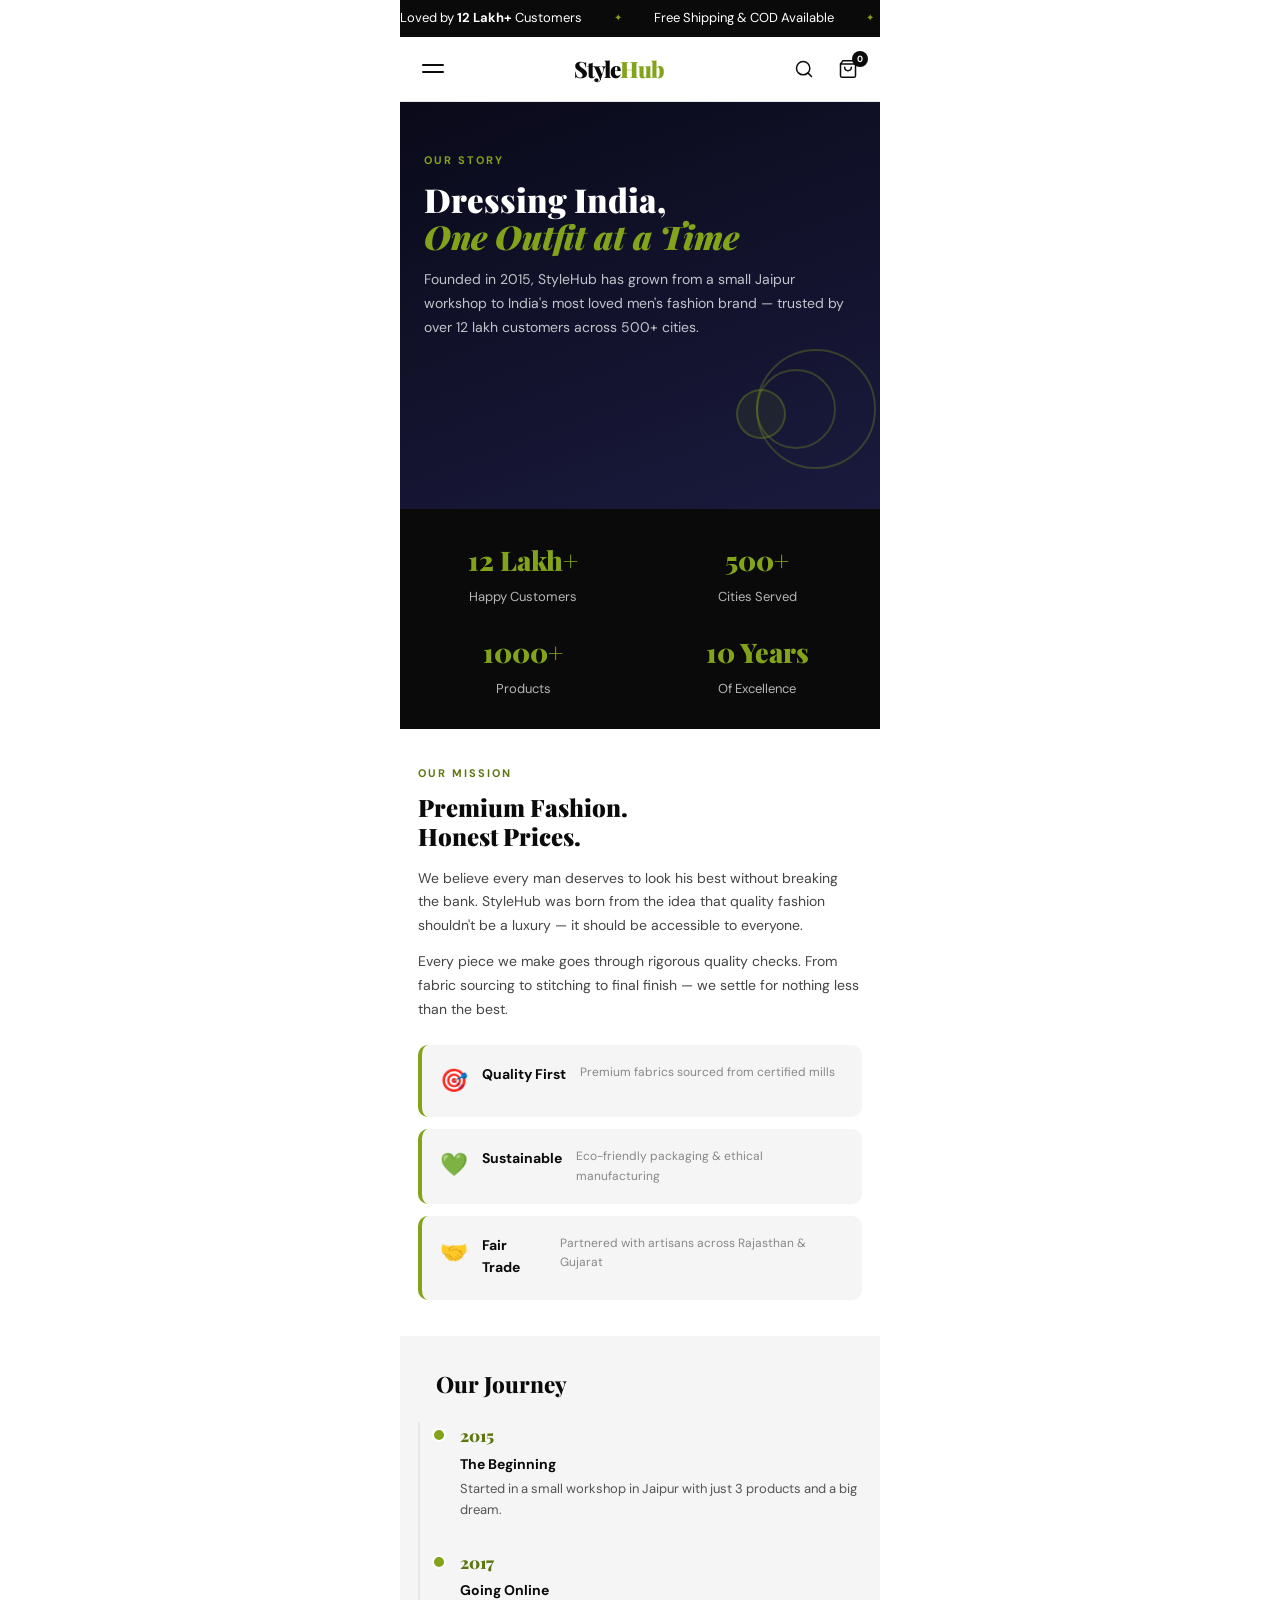
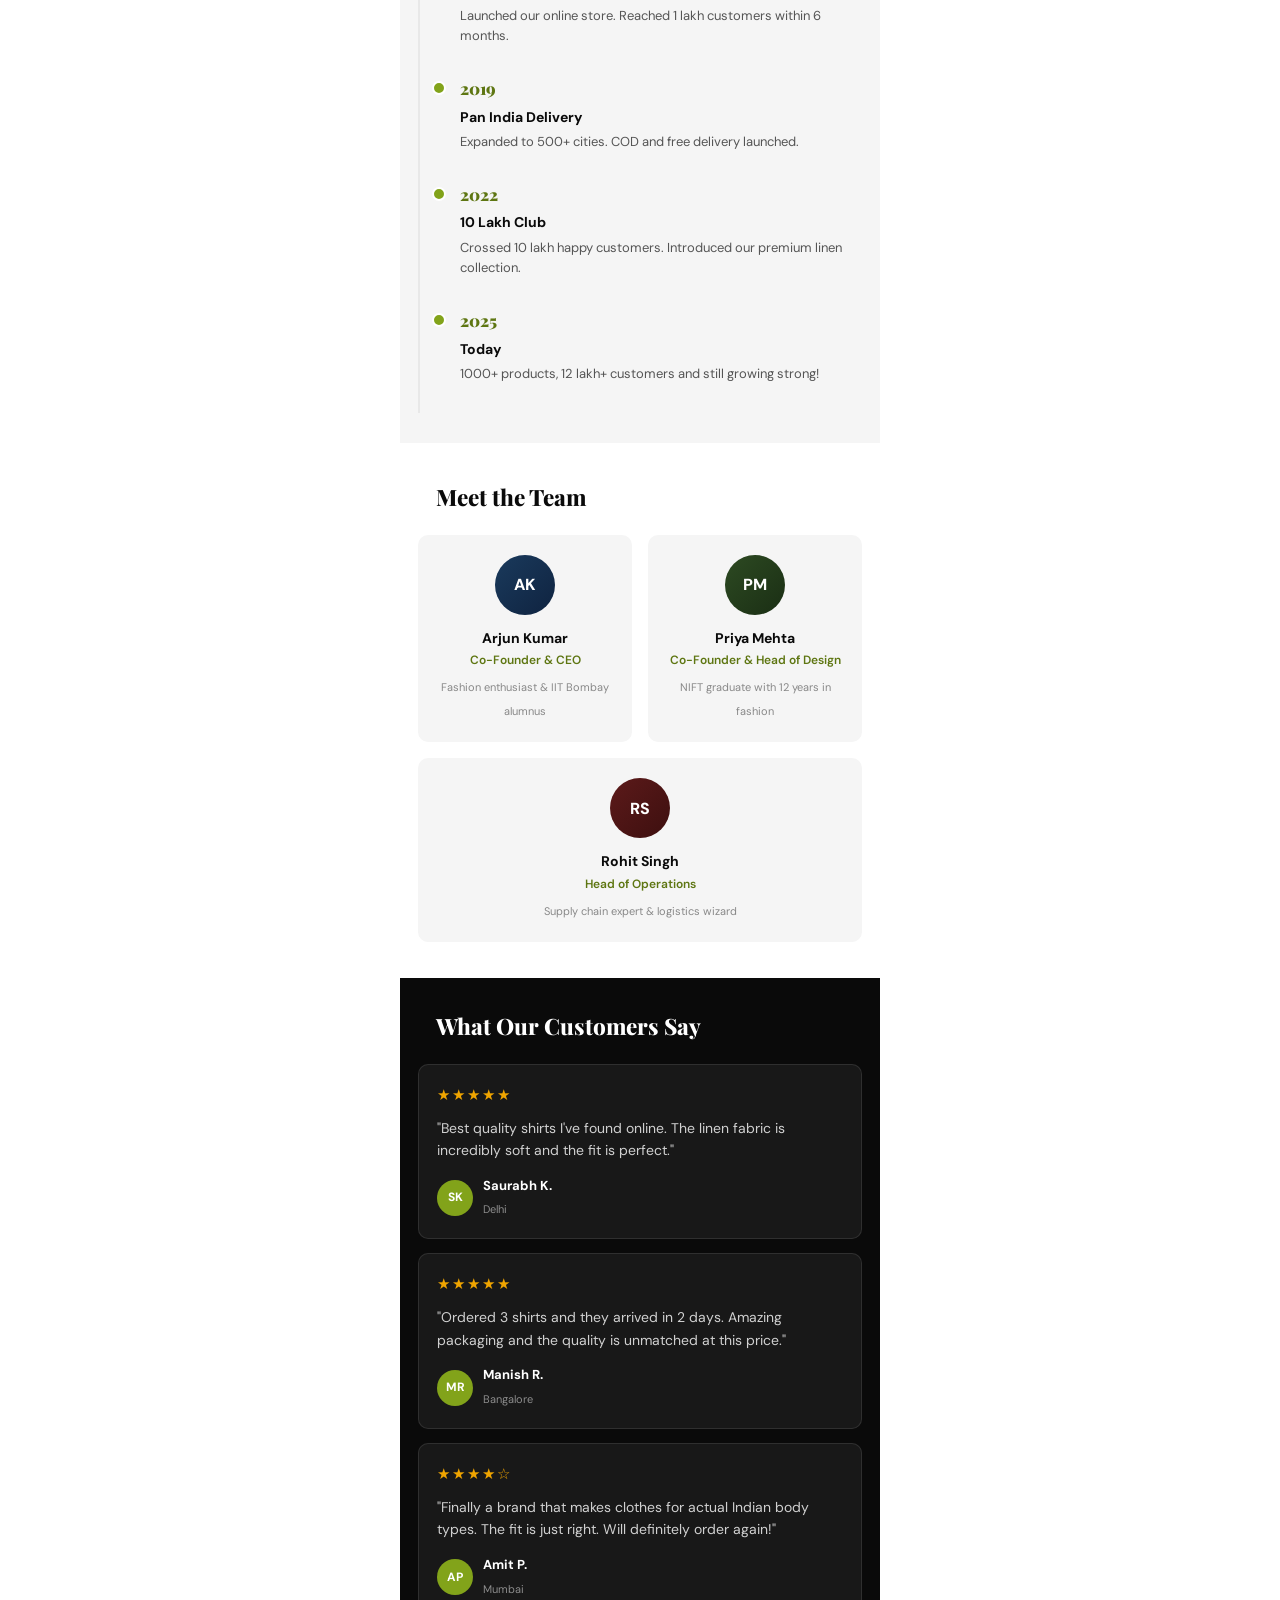
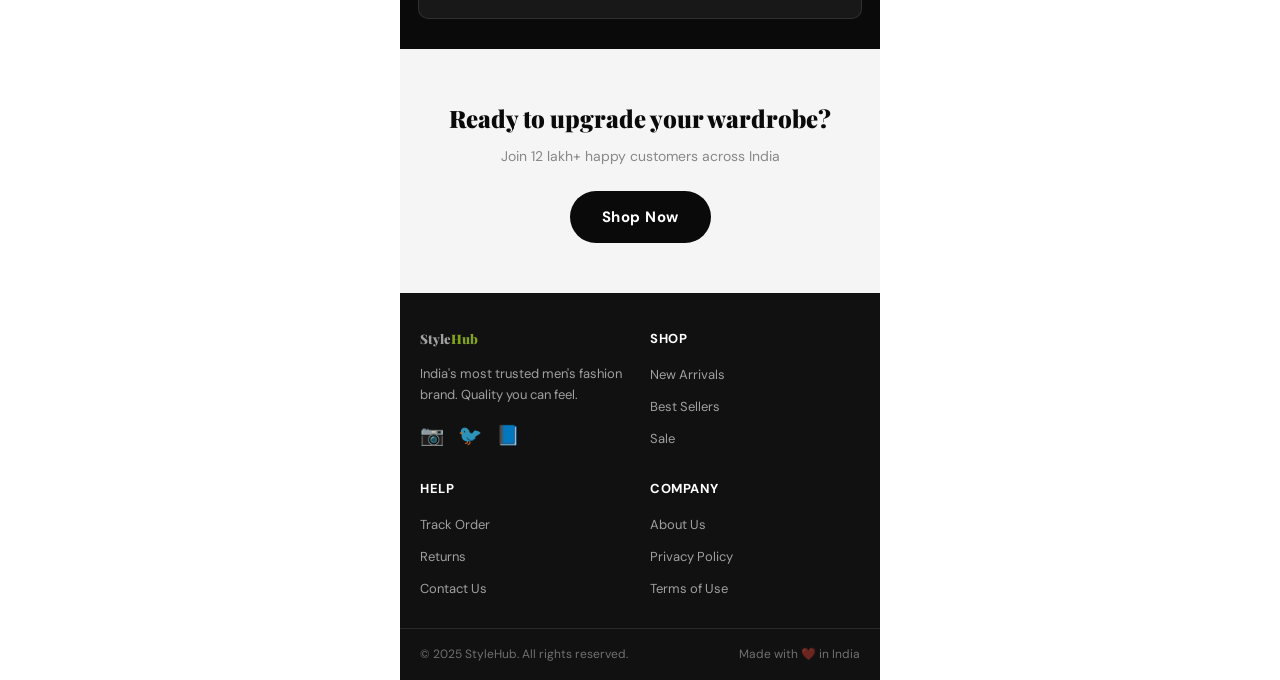
<file: about.html>
<!DOCTYPE html>
<html lang="en">
<head>
  <meta charset="UTF-8">
  <meta name="viewport" content="width=device-width, initial-scale=1.0">
  <title>About Us - StyleHub</title>
  <link rel="preconnect" href="https://fonts.googleapis.com">
  <link href="https://fonts.googleapis.com/css2?family=Playfair+Display:wght@400;700;900&family=DM+Sans:wght@300;400;500;600&display=swap" rel="stylesheet">
  <link rel="stylesheet" href="style.css">
</head>
<body>

  <!-- ANNOUNCEMENT BAR -->
  <div class="announcement-bar">
    <div class="marquee-wrap">
      <div class="marquee-track">
        <span>Loved by <strong>12 Lakh+</strong> Customers</span>
        <span class="dot">✦</span>
        <span>Free Shipping &amp; COD Available</span>
        <span class="dot">✦</span>
        <span>Loved by <strong>12 Lakh+</strong> Customers</span>
        <span class="dot">✦</span>
        <span>Free Shipping &amp; COD Available</span>
        <span class="dot">✦</span>
      </div>
    </div>
  </div>

  <!-- HEADER -->
  <header class="header" id="header">
    <div class="header-inner">
      <button class="menu-toggle" id="menuToggle">
        <span></span><span></span>
      </button>
      <a href="index.html" class="logo">Style<span>Hub</span></a>
      <div class="header-icons">
        <a href="#" class="icon-btn">
          <svg width="20" height="20" viewBox="0 0 24 24" fill="none" stroke="currentColor" stroke-width="1.8" stroke-linecap="round"><circle cx="11" cy="11" r="8"/><path d="m21 21-4.35-4.35"/></svg>
        </a>
        <a href="cart.html" class="icon-btn">
          <svg width="20" height="20" viewBox="0 0 24 24" fill="none" stroke="currentColor" stroke-width="1.8" stroke-linecap="round"><path d="M6 2 3 6v14a2 2 0 0 0 2 2h14a2 2 0 0 0 2-2V6l-3-4z"/><line x1="3" y1="6" x2="21" y2="6"/><path d="M16 10a4 4 0 0 1-8 0"/></svg>
          <span class="cart-count">2</span>
        </a>
      </div>
    </div>
    <div class="menu-drawer" id="menuDrawer">
      <div class="drawer-header">
        <button class="drawer-close" id="drawerClose">✕</button>
        <div class="drawer-search"><input type="text" placeholder="Search..."></div>
      </div>
      <nav class="drawer-nav">
        <ul>
          <li><a href="#">Trending</a></li><li><a href="#">New Arrivals</a></li>
          <li><a href="#">Shirts</a></li><li><a href="#">Trousers</a></li>
        </ul>
      </nav>
    </div>
    <div class="drawer-overlay" id="drawerOverlay"></div>
  </header>

  <!-- ABOUT HERO -->
  <section class="about-hero">
    <div class="about-hero-content">
      <p class="about-tag">Our Story</p>
      <h1>Dressing India,<br><em>One Outfit at a Time</em></h1>
      <p class="about-hero-sub">Founded in 2015, StyleHub has grown from a small Jaipur workshop to India's most loved men's fashion brand — trusted by over 12 lakh customers across 500+ cities.</p>
    </div>
    <div class="about-hero-visual">
      <div class="about-hero-shapes">
        <div class="shape shape-1"></div>
        <div class="shape shape-2"></div>
        <div class="shape shape-3"></div>
      </div>
    </div>
  </section>

  <!-- STATS -->
  <section class="stats-section">
    <div class="stats-grid">
      <div class="stat-item">
        <h3>12 Lakh+</h3>
        <p>Happy Customers</p>
      </div>
      <div class="stat-item">
        <h3>500+</h3>
        <p>Cities Served</p>
      </div>
      <div class="stat-item">
        <h3>1000+</h3>
        <p>Products</p>
      </div>
      <div class="stat-item">
        <h3>10 Years</h3>
        <p>Of Excellence</p>
      </div>
    </div>
  </section>

  <!-- OUR MISSION -->
  <section class="mission-section">
    <div class="mission-inner">
      <div class="mission-text">
        <span class="section-tag">Our Mission</span>
        <h2>Premium Fashion.<br>Honest Prices.</h2>
        <p>We believe every man deserves to look his best without breaking the bank. StyleHub was born from the idea that quality fashion shouldn't be a luxury — it should be accessible to everyone.</p>
        <p>Every piece we make goes through rigorous quality checks. From fabric sourcing to stitching to final finish — we settle for nothing less than the best.</p>
      </div>
      <div class="mission-visual">
        <div class="mission-card mission-card-1">
          <div class="mission-icon">🎯</div>
          <h4>Quality First</h4>
          <p>Premium fabrics sourced from certified mills</p>
        </div>
        <div class="mission-card mission-card-2">
          <div class="mission-icon">💚</div>
          <h4>Sustainable</h4>
          <p>Eco-friendly packaging & ethical manufacturing</p>
        </div>
        <div class="mission-card mission-card-3">
          <div class="mission-icon">🤝</div>
          <h4>Fair Trade</h4>
          <p>Partnered with artisans across Rajasthan & Gujarat</p>
        </div>
      </div>
    </div>
  </section>

  <!-- JOURNEY TIMELINE -->
  <section class="timeline-section">
    <h2 class="section-title">Our Journey</h2>
    <div class="timeline">
      <div class="timeline-item">
        <div class="tl-year">2015</div>
        <div class="tl-content">
          <h4>The Beginning</h4>
          <p>Started in a small workshop in Jaipur with just 3 products and a big dream.</p>
        </div>
      </div>
      <div class="timeline-item right">
        <div class="tl-year">2017</div>
        <div class="tl-content">
          <h4>Going Online</h4>
          <p>Launched our online store. Reached 1 lakh customers within 6 months.</p>
        </div>
      </div>
      <div class="timeline-item">
        <div class="tl-year">2019</div>
        <div class="tl-content">
          <h4>Pan India Delivery</h4>
          <p>Expanded to 500+ cities. COD and free delivery launched.</p>
        </div>
      </div>
      <div class="timeline-item right">
        <div class="tl-year">2022</div>
        <div class="tl-content">
          <h4>10 Lakh Club</h4>
          <p>Crossed 10 lakh happy customers. Introduced our premium linen collection.</p>
        </div>
      </div>
      <div class="timeline-item">
        <div class="tl-year">2025</div>
        <div class="tl-content">
          <h4>Today</h4>
          <p>1000+ products, 12 lakh+ customers and still growing strong!</p>
        </div>
      </div>
    </div>
  </section>

  <!-- TEAM -->
  <section class="team-section">
    <h2 class="section-title">Meet the Team</h2>
    <div class="team-grid">
      <div class="team-card">
        <div class="team-avatar" style="background:linear-gradient(135deg,#1a3a5c,#0f2340);">
          <span>AK</span>
        </div>
        <h4>Arjun Kumar</h4>
        <p>Co-Founder & CEO</p>
        <small>Fashion enthusiast & IIT Bombay alumnus</small>
      </div>
      <div class="team-card">
        <div class="team-avatar" style="background:linear-gradient(135deg,#2d4a22,#1a2e14);">
          <span>PM</span>
        </div>
        <h4>Priya Mehta</h4>
        <p>Co-Founder & Head of Design</p>
        <small>NIFT graduate with 12 years in fashion</small>
      </div>
      <div class="team-card">
        <div class="team-avatar" style="background:linear-gradient(135deg,#5c1a1a,#3d0f0f);">
          <span>RS</span>
        </div>
        <h4>Rohit Singh</h4>
        <p>Head of Operations</p>
        <small>Supply chain expert & logistics wizard</small>
      </div>
    </div>
  </section>

  <!-- TESTIMONIALS -->
  <section class="testimonials-section">
    <h2 class="section-title">What Our Customers Say</h2>
    <div class="testimonials-grid">
      <div class="testimonial-card">
        <div class="stars">★★★★★</div>
        <p>"Best quality shirts I've found online. The linen fabric is incredibly soft and the fit is perfect."</p>
        <div class="reviewer">
          <div class="reviewer-avatar">SK</div>
          <div>
            <strong>Saurabh K.</strong>
            <small>Delhi</small>
          </div>
        </div>
      </div>
      <div class="testimonial-card">
        <div class="stars">★★★★★</div>
        <p>"Ordered 3 shirts and they arrived in 2 days. Amazing packaging and the quality is unmatched at this price."</p>
        <div class="reviewer">
          <div class="reviewer-avatar">MR</div>
          <div>
            <strong>Manish R.</strong>
            <small>Bangalore</small>
          </div>
        </div>
      </div>
      <div class="testimonial-card">
        <div class="stars">★★★★☆</div>
        <p>"Finally a brand that makes clothes for actual Indian body types. The fit is just right. Will definitely order again!"</p>
        <div class="reviewer">
          <div class="reviewer-avatar">AP</div>
          <div>
            <strong>Amit P.</strong>
            <small>Mumbai</small>
          </div>
        </div>
      </div>
    </div>
  </section>

  <!-- CTA -->
  <section class="about-cta">
    <h2>Ready to upgrade your wardrobe?</h2>
    <p>Join 12 lakh+ happy customers across India</p>
    <a href="index.html" class="btn-primary">Shop Now</a>
  </section>

  <!-- FOOTER -->
  <footer class="footer">
    <div class="footer-inner">
      <div class="footer-brand">
        <p class="footer-logo">Style<span>Hub</span></p>
        <p>India's most trusted men's fashion brand. Quality you can feel.</p>
        <div class="social-links">
          <a href="#">📷</a><a href="#">🐦</a><a href="#">📘</a>
        </div>
      </div>
      <div class="footer-links">
        <h5>Shop</h5>
        <ul><li><a href="#">New Arrivals</a></li><li><a href="#">Best Sellers</a></li><li><a href="#">Sale</a></li></ul>
      </div>
      <div class="footer-links">
        <h5>Help</h5>
        <ul><li><a href="#">Track Order</a></li><li><a href="#">Returns</a></li><li><a href="#">Contact Us</a></li></ul>
      </div>
      <div class="footer-links">
        <h5>Company</h5>
        <ul><li><a href="about.html">About Us</a></li><li><a href="#">Privacy Policy</a></li><li><a href="#">Terms of Use</a></li></ul>
      </div>
    </div>
    <div class="footer-bottom">
      <p>© 2025 StyleHub. All rights reserved.</p>
      <p>Made with ❤️ in India</p>
    </div>
  </footer>

  <script src="main.js"></script>
</body>
</html>
</file>
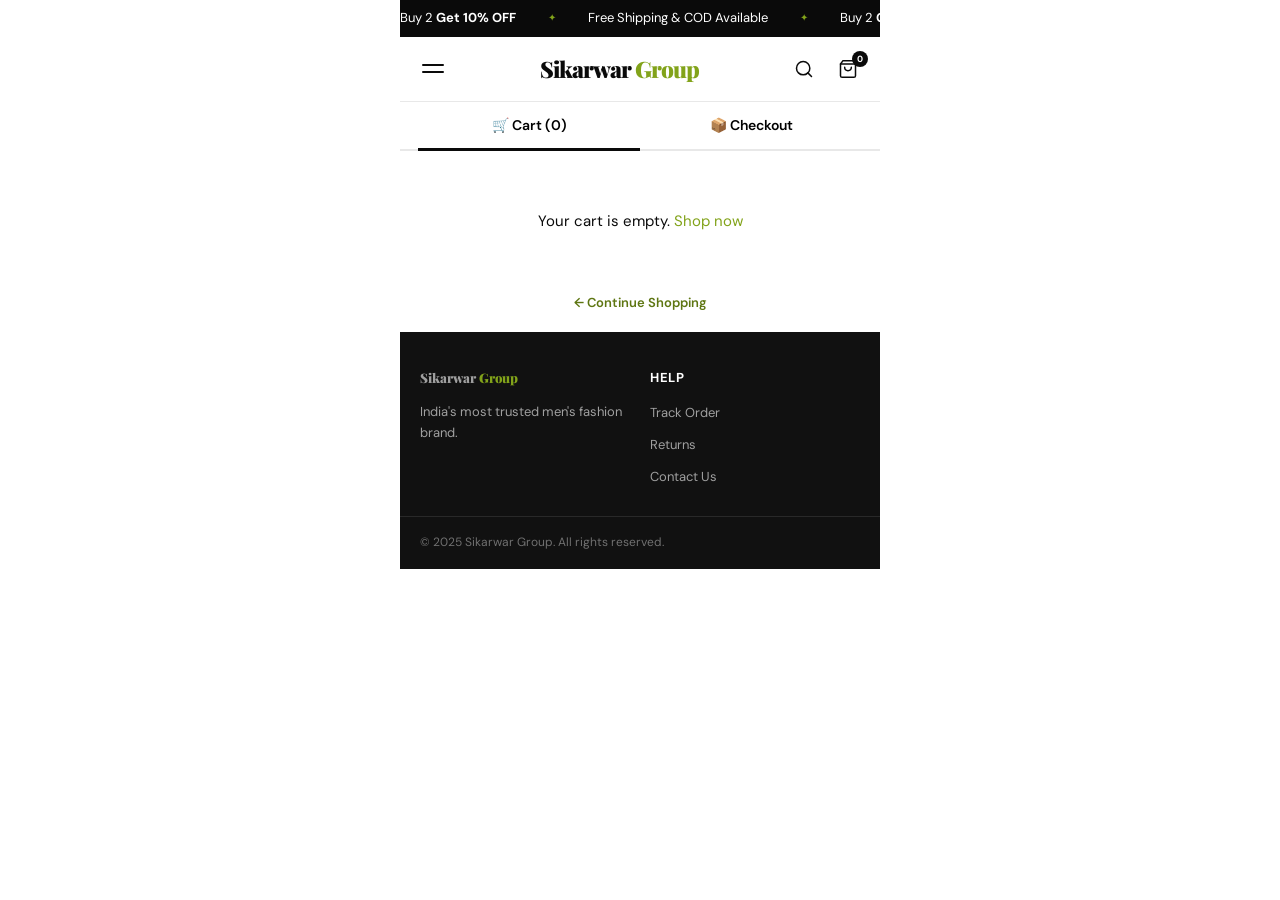
<file: cart.html>
<!DOCTYPE html>
<html lang="en">
<head>
  <meta charset="UTF-8">
  <meta name="viewport" content="width=device-width, initial-scale=1.0">
  <title>Cart & Checkout - Sikarwar Group</title>
  <link rel="preconnect" href="https://fonts.googleapis.com">
  <link href="https://fonts.googleapis.com/css2?family=Playfair+Display:wght@400;700;900&family=DM+Sans:wght@300;400;500;600&display=swap" rel="stylesheet">
  <link rel="stylesheet" href="style.css">
</head>
<body>

  <!-- ANNOUNCEMENT BAR -->
  <div class="announcement-bar">
    <div class="marquee-wrap">
      <div class="marquee-track">
        <span>Buy 2 <strong>Get 10% OFF</strong></span>
        <span class="dot">✦</span>
        <span>Free Shipping &amp; COD Available</span>
        <span class="dot">✦</span>
        <span>Buy 2 <strong>Get 10% OFF</strong></span>
        <span class="dot">✦</span>
        <span>Free Shipping &amp; COD Available</span>
        <span class="dot">✦</span>
      </div>
    </div>
  </div>

  <!-- HEADER -->
  <header class="header" id="header">
    <div class="header-inner">
      <button class="menu-toggle" id="menuToggle" aria-label="Menu">
        <span></span><span></span>
      </button>
      <a href="index.html" class="logo">Sikarwar <span>Group</span></a>
      <div class="header-icons">
        <a href="#" class="icon-btn">
          <svg width="20" height="20" viewBox="0 0 24 24" fill="none" stroke="currentColor" stroke-width="1.8" stroke-linecap="round"><circle cx="11" cy="11" r="8"/><path d="m21 21-4.35-4.35"/></svg>
        </a>
        <a href="cart.html" class="icon-btn">
          <svg width="20" height="20" viewBox="0 0 24 24" fill="none" stroke="currentColor" stroke-width="1.8" stroke-linecap="round"><path d="M6 2 3 6v14a2 2 0 0 0 2 2h14a2 2 0 0 0 2-2V6l-3-4z"/><line x1="3" y1="6" x2="21" y2="6"/><path d="M16 10a4 4 0 0 1-8 0"/></svg>
          <span class="cart-count">0</span>
        </a>
      </div>
    </div>
    <div class="menu-drawer" id="menuDrawer">
      <div class="drawer-header">
        <button class="drawer-close" id="drawerClose">✕</button>
        <div class="drawer-search"><input type="text" placeholder="Search products..."></div>
      </div>
      <nav class="drawer-nav">
        <ul>
          <li><a href="#">Trending</a></li><li><a href="#">New Arrivals</a></li>
          <li><a href="#">Shirts</a></li><li><a href="#">Trousers</a></li>
        </ul>
      </nav>
    </div>
    <div class="drawer-overlay" id="drawerOverlay"></div>
  </header>

  <!-- PAGE TABS -->
  <div class="cart-tabs">
    <button class="cart-tab active" id="tabCart" onclick="showTab('cart')">🛒 Cart (<span id="cartCountDisplay">0</span>)</button>
    <button class="cart-tab" id="tabCheckout" onclick="showTab('checkout')">📦 Checkout</button>
  </div>

  <!-- CART VIEW -->
  <div id="cartView">
    <section class="cart-section">
      <div class="cart-items"></div>
      <div class="coupon-box">
        <h4>Apply Coupon</h4>
        <div class="coupon-row">
          <input type="text" id="couponInput" placeholder="Enter coupon code (STYLE10)">
          <button onclick="applyCoupon()">Apply</button>
        </div>
        <p id="couponMsg" class="coupon-msg"></p>
      </div>
      <div class="order-summary">
        <h4>Order Summary</h4>
        <div class="summary-row"><span>MRP Total</span><span id="mrpTotal">₹0</span></div>
        <div class="summary-row discount-row"><span>Discount (50% OFF)</span><span id="discountAmt">− ₹0</span></div>
        <div class="summary-row"><span>Delivery Charges</span><span class="free-tag">FREE</span></div>
        <div class="summary-row coupon-row-display" id="couponRow" style="display:none;"><span>Coupon Discount</span><span id="couponDiscount" class="discount-row">− ₹0</span></div>
        <div class="summary-divider"></div>
        <div class="summary-row total-row"><span>Total Amount</span><span id="totalAmt">₹0</span></div>
        <p class="savings-line" id="savingsLine">🎉 You are saving ₹0 on this order!</p>
      </div>
      <button class="btn-checkout" onclick="showTab('checkout')">Proceed to Checkout →</button>
      <a href="index.html" class="continue-shopping">← Continue Shopping</a>
    </section>
  </div>

  <!-- CHECKOUT VIEW -->
  <div id="checkoutView" style="display:none;">
    <section class="checkout-section">
      <div class="checkout-progress">
        <div class="step done">
          <div class="step-circle">✓</div>
          <span>Cart</span>
        </div>
        <div class="step-line done"></div>
        <div class="step active">
          <div class="step-circle">2</div>
          <span>Details</span>
        </div>
        <div class="step-line"></div>
        <div class="step">
          <div class="step-circle">3</div>
          <span>Payment</span>
        </div>
      </div>
      <div class="checkout-body">
        <div class="checkout-form">
          <h3>Delivery Details</h3>
          <div class="form-row">
            <div class="form-group">
              <label>First Name *</label>
              <input type="text" placeholder="Rahul" id="firstName">
            </div>
            <div class="form-group">
              <label>Last Name *</label>
              <input type="text" placeholder="Sharma" id="lastName">
            </div>
          </div>
          <div class="form-group">
            <label>Email Address *</label>
            <input type="email" placeholder="rahul@email.com" id="email">
          </div>
          <div class="form-group">
            <label>Phone Number *</label>
            <input type="tel" placeholder="+91 9876543210" id="phone">
          </div>
          <div class="form-group">
            <label>Address *</label>
            <input type="text" placeholder="Flat / House No, Street Name" id="address">
          </div>
          <div class="form-row">
            <div class="form-group">
              <label>City *</label>
              <input type="text" placeholder="Mumbai" id="city">
            </div>
            <div class="form-group">
              <label>PIN Code *</label>
              <input type="text" placeholder="400001" id="pincode">
            </div>
          </div>
          <div class="form-group">
            <label>State *</label>
            <select id="state">
              <option value="">Select State</option>
              <option>Maharashtra</option>
              <option>Delhi</option>
              <option>Karnataka</option>
              <option>Tamil Nadu</option>
              <option>Gujarat</option>
              <option>Rajasthan</option>
              <option>West Bengal</option>
            </select>
          </div>
          <h3 style="margin-top:2rem;">Payment Method</h3>
          <div class="payment-options">
            <label class="payment-option active" id="payOnline">
              <input type="radio" name="payment" value="online" checked onchange="selectPayment('online')">
              <div class="pay-icon">💳</div>
              <div>
                <strong>Online Payment</strong>
                <p>UPI, Cards, Net Banking</p>
              </div>
            </label>
            <label class="payment-option" id="payCOD">
              <input type="radio" name="payment" value="cod" onchange="selectPayment('cod')">
              <div class="pay-icon">💵</div>
              <div>
                <strong>Cash on Delivery</strong>
                <p>Pay when delivered</p>
              </div>
            </label>
          </div>
          <div class="upi-section" id="upiSection">
            <div class="form-group">
              <label>UPI ID</label>
              <input type="text" placeholder="yourname@upi">
            </div>
            <div class="upi-apps">
              <button class="upi-app-btn">📱 PhonePe</button>
              <button class="upi-app-btn">💚 Google Pay</button>
              <button class="upi-app-btn">🔵 Paytm</button>
            </div>
          </div>
          <button class="btn-place-order" onclick="placeOrder()">Place Order →</button>
        </div>
        <div class="mini-summary">
          <h4>Order Summary</h4>
          <div id="miniItems"></div>
          <div class="mini-divider"></div>
          <div class="mini-row"><span>Subtotal</span><span id="miniSubtotal">₹0</span></div>
          <div class="mini-row"><span>Delivery</span><span class="free-tag">FREE</span></div>
          <div class="mini-row mini-total"><span>Total</span><span id="miniTotal">₹0</span></div>
        </div>
      </div>
    </section>
  </div>

  <!-- ORDER SUCCESS MODAL -->
  <div class="success-modal" id="successModal" style="display:none;">
    <div class="success-inner">
      <div class="success-icon">✅</div>
      <h2>Order Placed!</h2>
      <p>Thank you! Your order has been placed successfully.</p>
      <p class="delivery-est">Estimated delivery: <strong>3-5 working days</strong></p>
      <button onclick="closeModal()" class="btn-primary" style="margin-top:1.5rem;display:inline-block;border:none;cursor:pointer;">Continue Shopping</button>
    </div>
  </div>
  <div class="modal-overlay" id="modalOverlay" style="display:none;"></div>

  <!-- FOOTER -->
  <footer class="footer">
    <div class="footer-inner">
      <div class="footer-brand">
        <p class="footer-logo">Sikarwar <span>Group</span></p>
        <p>India's most trusted men's fashion brand.</p>
      </div>
      <div class="footer-links">
        <h5>Help</h5>
        <ul><li><a href="#">Track Order</a></li><li><a href="#">Returns</a></li><li><a href="#">Contact Us</a></li></ul>
      </div>
    </div>
    <div class="footer-bottom">
      <p>© 2025 Sikarwar Group. All rights reserved.</p>
    </div>
  </footer>

  <script src="main.js"></script>
</body>
</html>
</file>
<file: style.css>
/* ============================================
   STYLEHUB - Main Stylesheet
   ============================================ */

/* --- RESET & VARIABLES --- */
*, *::before, *::after { box-sizing: border-box; margin: 0; padding: 0; }

:root {
  --black: #0a0a0a;
  --white: #ffffff;
  --grey-light: #f5f5f5;
  --grey-mid: #e8e8e8;
  --grey-dark: #888;
  --accent: #82a31a;
  --accent-dark: #5e7612;
  --danger: #e53e3e;
  --font-heading: 'Playfair Display', serif;
  --font-body: 'DM Sans', sans-serif;
  --max-w: 480px;
  --radius: 10px;
  --shadow: 0 2px 16px rgba(0,0,0,0.10);
  --shadow-strong: 0 8px 32px rgba(0,0,0,0.18);
}

html, body {
  font-family: var(--font-body);
  color: var(--black);
  background: var(--white);
  max-width: var(--max-w);
  margin: 0 auto;
  overflow-x: hidden;
  font-size: 15px;
  line-height: 1.6;
}

a { text-decoration: none; color: inherit; }
img { max-width: 100%; display: block; }
button { cursor: pointer; font-family: var(--font-body); }
ul { list-style: none; }

/* ============================================
   ANNOUNCEMENT BAR
   ============================================ */
.announcement-bar {
  background: var(--black);
  color: var(--white);
  padding: 8px 0;
  overflow: hidden;
  font-size: 13px;
}
.marquee-wrap { overflow: hidden; white-space: nowrap; }
.marquee-track {
  display: inline-flex;
  gap: 32px;
  animation: marquee 18s linear infinite;
  padding-right: 32px;
}
.marquee-track span { white-space: nowrap; }
.marquee-track .dot { color: var(--accent); font-size: 10px; align-self: center; }
@keyframes marquee { 0% { transform: translateX(0); } 100% { transform: translateX(-50%); } }

/* ============================================
   HEADER
   ============================================ */
.header {
  position: sticky;
  top: 0;
  z-index: 100;
  background: var(--white);
  border-bottom: 1px solid var(--grey-mid);
}
.header-inner {
  display: flex;
  align-items: center;
  justify-content: space-between;
  padding: 14px 18px;
}
.logo {
  font-family: var(--font-heading);
  font-size: 1.5rem;
  font-weight: 900;
  letter-spacing: -1px;
  color: var(--black);
}
.logo span { color: var(--accent); }
.header-icons { display: flex; gap: 16px; align-items: center; }
.icon-btn {
  position: relative;
  display: flex;
  align-items: center;
  color: var(--black);
  padding: 4px;
}
.cart-count {
  position: absolute;
  top: -4px; right: -6px;
  background: var(--black);
  color: var(--white);
  font-size: 9px;
  width: 16px; height: 16px;
  border-radius: 50%;
  display: flex;
  align-items: center;
  justify-content: center;
  font-weight: 700;
}
.menu-toggle {
  background: none;
  border: none;
  display: flex;
  flex-direction: column;
  gap: 5px;
  padding: 4px;
}
.menu-toggle span {
  display: block;
  width: 22px;
  height: 2px;
  background: var(--black);
  border-radius: 2px;
  transition: 0.3s;
}

/* MENU DRAWER */
.menu-drawer {
  position: fixed;
  top: 0; left: 0;
  width: 100%;
  height: 100%;
  background: var(--white);
  z-index: 200;
  transform: translateX(-100%);
  transition: transform 0.3s cubic-bezier(0.4,0,0.2,1);
  overflow-y: auto;
}
.menu-drawer.open { transform: translateX(0); }
.drawer-overlay {
  display: none;
  position: fixed; inset: 0;
  background: rgba(0,0,0,0.4);
  z-index: 190;
}
.drawer-overlay.show { display: block; }
.drawer-header {
  display: flex;
  align-items: center;
  gap: 12px;
  padding: 16px 18px;
  border-bottom: 1px solid var(--grey-mid);
}
.drawer-close {
  background: none;
  border: none;
  font-size: 20px;
  line-height: 1;
  color: var(--black);
  padding: 4px;
}
.drawer-search input {
  flex: 1;
  border: 1px solid var(--grey-mid);
  border-radius: 8px;
  padding: 8px 14px;
  font-size: 14px;
  font-family: var(--font-body);
  width: 100%;
}
.drawer-nav ul { padding: 8px 0; }
.drawer-nav li a {
  display: block;
  padding: 14px 20px;
  font-size: 15px;
  font-weight: 500;
  border-bottom: 1px solid var(--grey-light);
  text-transform: uppercase;
  letter-spacing: 0.5px;
  transition: background 0.15s;
}
.drawer-nav li a:hover { background: var(--grey-light); }

/* ============================================
   HERO SLIDESHOW
   ============================================ */
.hero { position: relative; overflow: hidden; }
.slideshow { position: relative; }
.slide {
  display: none;
  min-height: 380px;
  padding: 40px 24px;
  display: flex;
  align-items: center;
  gap: 20px;
  position: relative;
}
.slide:not(.active) { display: none !important; }
.slide.active { display: flex !important; }
.slide-content { flex: 1; color: var(--white); }
.slide-tag {
  font-size: 11px;
  font-weight: 600;
  letter-spacing: 2px;
  text-transform: uppercase;
  opacity: 0.8;
  margin-bottom: 10px;
}
.slide-content h1 {
  font-family: var(--font-heading);
  font-size: 2.6rem;
  line-height: 1.1;
  font-weight: 900;
  margin-bottom: 12px;
}
.slide-content h1 em {
  font-style: italic;
  color: rgba(255,255,255,0.75);
}
.slide-sub {
  font-size: 14px;
  opacity: 0.85;
  margin-bottom: 24px;
  line-height: 1.5;
}
.btn-primary {
  display: inline-block;
  background: var(--white);
  color: var(--black);
  padding: 12px 24px;
  border-radius: 50px;
  font-weight: 700;
  font-size: 13px;
  letter-spacing: 0.5px;
  transition: all 0.2s;
}
.btn-primary:hover { background: var(--accent); color: var(--white); }
.slide-img-placeholder { flex: 0 0 120px; display: flex; align-items: center; justify-content: center; }
.img-mock {
  width: 100px; height: 140px;
  border-radius: 12px;
  background: rgba(255,255,255,0.2);
  display: flex;
  align-items: center;
  justify-content: center;
  font-size: 3rem;
}
.img-mock::before {
  font-size: 3rem;
}
.img-mock--shirt::before { content: '👔'; }
.img-mock--formal::before { content: '🧥'; }
.img-mock--street::before { content: '👕'; }

.slide-dots {
  position: absolute;
  bottom: 16px; left: 50%;
  transform: translateX(-50%);
  display: flex; gap: 8px; z-index: 5;
}
.dot-btn {
  width: 8px; height: 8px;
  border-radius: 50%;
  border: 2px solid rgba(255,255,255,0.7);
  background: transparent;
  transition: all 0.2s;
  font-size: 0;
}
.dot-btn.active { background: var(--white); width: 22px; border-radius: 4px; }
.slide-arrow {
  position: absolute;
  top: 50%; transform: translateY(-50%);
  background: rgba(255,255,255,0.2);
  border: none;
  color: white;
  font-size: 1.2rem;
  width: 36px; height: 36px;
  border-radius: 50%;
  z-index: 5;
  transition: background 0.2s;
}
.slide-arrow:hover { background: rgba(255,255,255,0.4); }
.slide-arrow.prev { left: 10px; }
.slide-arrow.next { right: 10px; }

/* ============================================
   CATEGORY PILLS
   ============================================ */
.category-strip { padding: 16px 0; overflow-x: auto; scrollbar-width: none; }
.category-strip::-webkit-scrollbar { display: none; }
.category-pills { display: flex; gap: 10px; padding: 0 18px; }
.pill {
  flex: 0 0 auto;
  padding: 8px 18px;
  border: 1.5px solid var(--grey-mid);
  border-radius: 50px;
  font-size: 13px;
  font-weight: 500;
  transition: all 0.2s;
  white-space: nowrap;
}
.pill:hover, .pill.active {
  background: var(--black);
  color: var(--white);
  border-color: var(--black);
}

/* ============================================
   PRODUCTS SECTION
   ============================================ */
.products-section { padding: 20px 0 30px; }
.section-header {
  display: flex;
  justify-content: space-between;
  align-items: center;
  padding: 0 18px 16px;
}
.section-header h2 {
  font-family: var(--font-heading);
  font-size: 1.5rem;
  font-weight: 800;
}
.see-all { font-size: 13px; font-weight: 600; color: var(--accent-dark); }
.section-title {
  font-family: var(--font-heading);
  font-size: 1.5rem;
  font-weight: 800;
  padding: 0 18px 20px;
}

.products-grid {
  display: grid;
  grid-template-columns: 1fr 1fr;
  gap: 12px;
  padding: 0 18px;
}
.product-card { display: block; }
.product-img {
  position: relative;
  border-radius: var(--radius);
  overflow: hidden;
  aspect-ratio: 3/4;
  background: var(--grey-light);
  margin-bottom: 10px;
}
.product-img-mock {
  width: 100%; height: 100%;
  display: flex;
  align-items: center;
  justify-content: center;
  font-size: 3rem;
  transition: transform 0.3s ease;
}
.product-card:hover .product-img-mock { transform: scale(1.04); }

/* Mock colors */
.mock-blue { background: linear-gradient(160deg, #1a3a5c, #0f2340); }
.mock-blue::after { content: '👔'; font-size: 3rem; display: flex; align-items: center; justify-content: center; height: 100%; }
.mock-olive { background: linear-gradient(160deg, #2d4a22, #1a2e14); }
.mock-olive::after { content: '👖'; font-size: 3rem; display: flex; align-items: center; justify-content: center; height: 100%; }
.mock-white { background: linear-gradient(160deg, #e8e8e0, #d0d0c8); }
.mock-white::after { content: '👕'; font-size: 3rem; display: flex; align-items: center; justify-content: center; height: 100%; }
.mock-black { background: linear-gradient(160deg, #1a1a1a, #0a0a0a); }
.mock-black::after { content: '👖'; font-size: 3rem; display: flex; align-items: center; justify-content: center; height: 100%; }
.mock-mustard { background: linear-gradient(160deg, #c8a020, #8a6c10); }
.mock-mustard::after { content: '👕'; font-size: 3rem; display: flex; align-items: center; justify-content: center; height: 100%; }
.mock-grey { background: linear-gradient(160deg, #606060, #3a3a3a); }
.mock-grey::after { content: '🧥'; font-size: 3rem; display: flex; align-items: center; justify-content: center; height: 100%; }

.badge {
  position: absolute;
  top: 10px; left: 10px;
  background: var(--black);
  color: var(--white);
  font-size: 9px;
  font-weight: 700;
  padding: 3px 8px;
  border-radius: 4px;
  letter-spacing: 0.5px;
}
.badge-hot { background: var(--danger); }
.wishlist-btn {
  position: absolute;
  top: 8px; right: 8px;
  background: rgba(255,255,255,0.9);
  border: none;
  width: 32px; height: 32px;
  border-radius: 50%;
  font-size: 16px;
  display: flex;
  align-items: center;
  justify-content: center;
  transition: all 0.2s;
  box-shadow: var(--shadow);
}
.wishlist-btn:hover { background: var(--white); transform: scale(1.1); }
.product-info { padding: 0 2px; }
.product-name { font-size: 13px; font-weight: 500; margin-bottom: 6px; line-height: 1.3; }
.product-price { display: flex; align-items: center; gap: 6px; flex-wrap: wrap; }
.price-sale { font-size: 14px; font-weight: 700; }
.price-original { font-size: 12px; color: var(--grey-dark); text-decoration: line-through; }
.discount { font-size: 11px; color: var(--accent-dark); font-weight: 700; }

/* ============================================
   OFFER BANNER
   ============================================ */
.offer-banner {
  margin: 20px 18px;
  background: linear-gradient(135deg, var(--black) 0%, #2d2d2d 100%);
  border-radius: 16px;
  overflow: hidden;
}
.offer-inner {
  display: flex;
  align-items: center;
  justify-content: space-between;
  padding: 28px 24px;
}
.offer-text h3 { font-family: var(--font-heading); font-size: 1.8rem; color: var(--white); font-weight: 900; margin-bottom: 4px; }
.offer-text p { color: rgba(255,255,255,0.75); font-size: 13px; margin-bottom: 16px; }
.btn-white {
  display: inline-block;
  background: var(--white);
  color: var(--black);
  padding: 10px 20px;
  border-radius: 50px;
  font-weight: 700;
  font-size: 13px;
}
.offer-visual { position: relative; flex: 0 0 80px; text-align: center; }
.offer-circle {
  width: 70px; height: 70px;
  border-radius: 50%;
  border: 3px solid rgba(255,255,255,0.3);
  background: rgba(255,255,255,0.08);
}
.offer-number {
  position: absolute;
  top: 50%; left: 50%;
  transform: translate(-50%, -50%);
  font-family: var(--font-heading);
  font-size: 1.8rem;
  font-weight: 900;
  color: var(--white);
}

/* ============================================
   CATEGORY GRID
   ============================================ */
.cat-grid-section { padding: 10px 0 30px; }
.cat-grid {
  display: grid;
  grid-template-columns: 1fr 1fr;
  grid-template-rows: 160px 160px;
  gap: 10px;
  padding: 0 18px;
}
.cat-tile {
  border-radius: var(--radius);
  overflow: hidden;
  display: flex;
  flex-direction: column;
  align-items: center;
  justify-content: flex-end;
  padding-bottom: 16px;
  position: relative;
  transition: transform 0.2s;
}
.cat-tile:hover { transform: scale(1.02); }
.cat-tile--tall { grid-row: span 2; }
.cat-tile span {
  color: var(--white);
  font-weight: 700;
  font-size: 14px;
  text-transform: uppercase;
  letter-spacing: 1px;
  position: relative;
  z-index: 2;
}
.cat-mock {
  position: absolute;
  top: 50%; left: 50%;
  transform: translate(-50%, -60%);
  font-size: 3rem;
}
.cat-mock::before { font-size: 3.5rem; }
.cat-mock--shirt::before { content: '👔'; }
.cat-mock--trouser::before { content: '👖'; }
.cat-mock--jacket::before { content: '🧥'; }
.cat-mock--jeans::before { content: '👖'; }

/* ============================================
   WHY US
   ============================================ */
.why-us {
  padding: 30px 18px;
  background: var(--grey-light);
}
.why-us h2 { font-family: var(--font-heading); font-size: 1.4rem; font-weight: 800; margin-bottom: 20px; }
.features-row {
  display: grid;
  grid-template-columns: 1fr 1fr;
  gap: 16px;
}
.feature {
  background: var(--white);
  border-radius: var(--radius);
  padding: 18px 14px;
  text-align: center;
}
.feature-icon { font-size: 1.6rem; margin-bottom: 8px; }
.feature h4 { font-size: 13px; font-weight: 700; margin-bottom: 4px; }
.feature p { font-size: 12px; color: var(--grey-dark); }

/* ============================================
   NEWSLETTER
   ============================================ */
.newsletter {
  background: var(--black);
  color: var(--white);
  padding: 36px 24px;
  text-align: center;
}
.newsletter h3 { font-family: var(--font-heading); font-size: 1.5rem; margin-bottom: 6px; }
.newsletter p { color: rgba(255,255,255,0.7); font-size: 14px; margin-bottom: 20px; }
.newsletter-form { display: flex; gap: 8px; }
.newsletter-form input {
  flex: 1;
  border: 1px solid rgba(255,255,255,0.3);
  background: rgba(255,255,255,0.1);
  color: var(--white);
  padding: 12px 14px;
  border-radius: 8px;
  font-family: var(--font-body);
  font-size: 14px;
}
.newsletter-form input::placeholder { color: rgba(255,255,255,0.5); }
.newsletter-form button {
  background: var(--accent);
  color: var(--white);
  border: none;
  padding: 12px 18px;
  border-radius: 8px;
  font-weight: 700;
  font-size: 14px;
}

/* ============================================
   FOOTER
   ============================================ */
.footer {
  background: #111;
  color: rgba(255,255,255,0.8);
  padding: 36px 0 0;
}
.footer-inner {
  display: grid;
  grid-template-columns: 1fr 1fr;
  gap: 28px 20px;
  padding: 0 20px 28px;
}
.footer-logo { font-family: var(--font-heading); font-size: 1.3rem; font-weight: 900; color: var(--white); margin-bottom: 8px; }
.footer-logo span { color: var(--accent); }
.footer-brand p { font-size: 13px; color: rgba(255,255,255,0.6); margin-bottom: 14px; }
.social-links { display: flex; gap: 14px; font-size: 1.3rem; }
.footer-links h5 { color: var(--white); font-size: 13px; font-weight: 700; text-transform: uppercase; letter-spacing: 0.5px; margin-bottom: 12px; }
.footer-links ul { display: flex; flex-direction: column; gap: 8px; }
.footer-links li a { font-size: 13px; color: rgba(255,255,255,0.6); transition: color 0.15s; }
.footer-links li a:hover { color: var(--white); }
.footer-bottom {
  border-top: 1px solid rgba(255,255,255,0.1);
  padding: 16px 20px;
  display: flex;
  justify-content: space-between;
  align-items: center;
  font-size: 12px;
  color: rgba(255,255,255,0.4);
}

/* ============================================
   BREADCRUMB
   ============================================ */
.breadcrumb {
  padding: 12px 18px;
  font-size: 12px;
  color: var(--grey-dark);
  border-bottom: 1px solid var(--grey-mid);
}
.breadcrumb a { color: var(--grey-dark); }
.breadcrumb a:hover { color: var(--black); }

/* ============================================
   PRODUCT DETAIL PAGE
   ============================================ */
.product-detail {
  display: flex;
  flex-direction: column;
}

/* Gallery */
.product-gallery { display: flex; gap: 10px; padding: 16px 18px; }
.thumb-list { display: flex; flex-direction: column; gap: 8px; }
.thumb {
  width: 56px; height: 72px;
  border-radius: 8px;
  overflow: hidden;
  border: 2px solid transparent;
  background: none;
  padding: 2px;
  transition: border-color 0.2s;
}
.thumb.active { border-color: var(--black); }
.thumb-mock { width: 100%; height: 100%; border-radius: 6px; }
.main-image { flex: 1; position: relative; border-radius: 14px; overflow: hidden; aspect-ratio: 3/4; }
.main-img-mock {
  width: 100%; height: 100%;
  display: flex;
  align-items: center;
  justify-content: center;
  transition: all 0.3s;
}
.shirt-silhouette { font-size: 5rem; }
.wishlist-btn-large {
  position: absolute;
  top: 12px; right: 12px;
  background: rgba(255,255,255,0.9);
  border: none;
  width: 40px; height: 40px;
  border-radius: 50%;
  font-size: 20px;
  display: flex;
  align-items: center;
  justify-content: center;
  box-shadow: var(--shadow);
}
.badge-large {
  position: absolute;
  top: 12px; left: 12px;
  background: var(--danger);
  color: var(--white);
  font-size: 12px;
  font-weight: 700;
  padding: 4px 10px;
  border-radius: 6px;
}

/* Product Info Panel */
.product-info-panel { padding: 0 18px 24px; }
.product-brand-tag {
  font-size: 11px;
  letter-spacing: 1.5px;
  text-transform: uppercase;
  color: var(--grey-dark);
  margin-bottom: 6px;
  font-weight: 600;
}
.product-title {
  font-family: var(--font-heading);
  font-size: 1.5rem;
  font-weight: 800;
  line-height: 1.2;
  margin-bottom: 12px;
}
.rating-row { display: flex; align-items: center; gap: 8px; margin-bottom: 14px; }
.stars { color: #f0a500; letter-spacing: 2px; }
.rating-count { font-size: 12px; color: var(--grey-dark); }
.price-section { display: flex; align-items: center; gap: 10px; margin-bottom: 4px; flex-wrap: wrap; }
.price-big { font-size: 1.6rem; font-weight: 800; }
.price-struck { font-size: 14px; color: var(--grey-dark); text-decoration: line-through; }
.save-tag {
  background: #e8f5e9;
  color: #2e7d32;
  font-size: 11px;
  font-weight: 700;
  padding: 3px 8px;
  border-radius: 4px;
}
.tax-note { font-size: 11px; color: var(--grey-dark); margin-bottom: 20px; }

/* Options */
.option-group { margin-bottom: 18px; }
.option-label { font-size: 13px; margin-bottom: 10px; color: var(--grey-dark); }
.option-label strong { color: var(--black); }
.color-swatches { display: flex; gap: 10px; }
.swatch {
  width: 32px; height: 32px;
  border-radius: 50%;
  border: 3px solid transparent;
  outline: 2px solid transparent;
  transition: all 0.2s;
  cursor: pointer;
}
.swatch.active { outline: 2px solid var(--black); outline-offset: 2px; }
.size-buttons { display: flex; gap: 8px; flex-wrap: wrap; margin-bottom: 8px; }
.size-btn {
  min-width: 48px;
  padding: 8px 10px;
  border: 1.5px solid var(--grey-mid);
  border-radius: 8px;
  font-size: 13px;
  font-weight: 600;
  background: var(--white);
  transition: all 0.2s;
}
.size-btn:hover, .size-btn.active {
  border-color: var(--black);
  background: var(--black);
  color: var(--white);
}
.size-guide-link { font-size: 12px; color: var(--accent-dark); font-weight: 600; text-decoration: underline; }

/* CTA */
.cta-buttons { display: flex; gap: 10px; margin-bottom: 20px; }
.btn-add-cart {
  flex: 1;
  padding: 15px;
  background: var(--white);
  border: 2px solid var(--black);
  border-radius: 10px;
  font-weight: 700;
  font-size: 14px;
  transition: all 0.2s;
}
.btn-add-cart:hover { background: var(--grey-light); }
.btn-buy-now {
  flex: 1;
  padding: 15px;
  background: var(--black);
  color: var(--white);
  border: 2px solid var(--black);
  border-radius: 10px;
  font-weight: 700;
  font-size: 14px;
  transition: all 0.2s;
}
.btn-buy-now:hover { background: #333; }

/* Offers */
.offers-box {
  background: #fffef0;
  border: 1px solid #e8d810;
  border-radius: var(--radius);
  padding: 14px 16px;
  margin-bottom: 20px;
}
.offers-box h4 { font-size: 13px; font-weight: 700; margin-bottom: 10px; }
.offer-item { font-size: 13px; margin-bottom: 6px; }

/* Accordion */
.accordion { border-top: 1px solid var(--grey-mid); }
.acc-item { border-bottom: 1px solid var(--grey-mid); }
.acc-header {
  width: 100%;
  background: none;
  border: none;
  padding: 16px 0;
  font-size: 14px;
  font-weight: 600;
  display: flex;
  justify-content: space-between;
  align-items: center;
  font-family: var(--font-body);
}
.acc-arrow { font-size: 20px; font-weight: 300; transition: transform 0.2s; }
.acc-header.open .acc-arrow { transform: rotate(45deg); }
.acc-body { display: none; padding: 0 0 16px; font-size: 13px; color: #444; line-height: 1.8; }
.acc-body.open { display: block; }
.acc-body ul { padding-left: 16px; list-style: disc; }

/* Sticky CTA */
.sticky-cta {
  position: fixed;
  bottom: 0; left: 50%;
  transform: translateX(-50%);
  width: 100%; max-width: var(--max-w);
  background: var(--white);
  border-top: 1px solid var(--grey-mid);
  padding: 12px 18px;
  display: flex;
  align-items: center;
  justify-content: space-between;
  box-shadow: 0 -4px 20px rgba(0,0,0,0.1);
  z-index: 50;
}
.sticky-price { display: flex; align-items: center; gap: 8px; }
.sticky-price span { font-size: 1.2rem; font-weight: 800; }
.sticky-price del { font-size: 13px; color: var(--grey-dark); }
.sticky-btn {
  background: var(--black);
  color: var(--white);
  border: none;
  padding: 13px 28px;
  border-radius: 10px;
  font-weight: 700;
  font-size: 14px;
}

/* ============================================
   CART PAGE
   ============================================ */
.cart-tabs {
  display: flex;
  border-bottom: 2px solid var(--grey-mid);
  padding: 0 18px;
  gap: 0;
}
.cart-tab {
  flex: 1;
  padding: 14px 10px;
  background: none;
  border: none;
  font-size: 14px;
  font-weight: 600;
  border-bottom: 3px solid transparent;
  margin-bottom: -2px;
  transition: all 0.2s;
  font-family: var(--font-body);
}
.cart-tab.active { border-bottom-color: var(--black); }

.cart-section { padding: 18px; }
.cart-items { display: flex; flex-direction: column; gap: 14px; margin-bottom: 20px; }
.cart-item {
  display: flex;
  gap: 12px;
  background: var(--grey-light);
  border-radius: var(--radius);
  padding: 14px;
}
.cart-item-img { flex: 0 0 80px; }
.cart-img-mock {
  width: 80px; height: 100px;
  border-radius: 8px;
}
.cart-item-details { flex: 1; }
.cart-item-name { font-size: 14px; font-weight: 600; margin-bottom: 4px; line-height: 1.3; }
.cart-item-meta { font-size: 12px; color: var(--grey-dark); margin-bottom: 8px; }
.cart-item-price { display: flex; gap: 8px; align-items: center; margin-bottom: 10px; }
.cart-price-sale { font-weight: 700; font-size: 15px; }
.cart-price-orig { font-size: 12px; color: var(--grey-dark); text-decoration: line-through; }
.cart-qty-row { display: flex; align-items: center; justify-content: space-between; }
.qty-control {
  display: flex;
  align-items: center;
  gap: 0;
  border: 1.5px solid var(--grey-mid);
  border-radius: 8px;
  overflow: hidden;
}
.qty-control button {
  background: var(--white);
  border: none;
  width: 32px; height: 32px;
  font-size: 18px;
  font-weight: 300;
}
.qty-control span { width: 32px; text-align: center; font-weight: 600; font-size: 14px; }
.remove-btn {
  background: none;
  border: none;
  color: var(--danger);
  font-size: 12px;
  font-weight: 600;
}

/* Coupon */
.coupon-box {
  background: var(--grey-light);
  border-radius: var(--radius);
  padding: 16px;
  margin-bottom: 16px;
}
.coupon-box h4 { font-size: 14px; font-weight: 700; margin-bottom: 10px; }
.coupon-row { display: flex; gap: 8px; }
.coupon-row input {
  flex: 1;
  border: 1.5px solid var(--grey-mid);
  border-radius: 8px;
  padding: 10px 12px;
  font-size: 13px;
  font-family: var(--font-body);
}
.coupon-row button {
  background: var(--black);
  color: var(--white);
  border: none;
  padding: 10px 18px;
  border-radius: 8px;
  font-weight: 700;
  font-size: 13px;
}
.coupon-msg { font-size: 12px; margin-top: 6px; }
.coupon-msg.success { color: #2e7d32; }
.coupon-msg.error { color: var(--danger); }

/* Order Summary */
.order-summary {
  background: var(--grey-light);
  border-radius: var(--radius);
  padding: 18px;
  margin-bottom: 18px;
}
.order-summary h4 { font-size: 14px; font-weight: 700; margin-bottom: 14px; }
.summary-row {
  display: flex;
  justify-content: space-between;
  font-size: 13px;
  margin-bottom: 10px;
}
.discount-row span:last-child { color: #2e7d32; font-weight: 600; }
.free-tag { color: #2e7d32; font-weight: 700; }
.summary-divider { border-top: 1px solid var(--grey-mid); margin: 10px 0; }
.total-row { font-weight: 800; font-size: 15px; }
.savings-line {
  font-size: 12px;
  color: #2e7d32;
  font-weight: 600;
  margin-top: 8px;
  text-align: center;
}
.btn-checkout {
  width: 100%;
  padding: 16px;
  background: var(--black);
  color: var(--white);
  border: none;
  border-radius: 10px;
  font-weight: 700;
  font-size: 15px;
  margin-bottom: 14px;
}
.continue-shopping {
  display: block;
  text-align: center;
  font-size: 13px;
  color: var(--accent-dark);
  font-weight: 600;
}

/* ============================================
   CHECKOUT FORM
   ============================================ */
.checkout-section { padding: 18px; }
.checkout-progress {
  display: flex;
  align-items: center;
  justify-content: center;
  margin-bottom: 24px;
  gap: 0;
}
.step { display: flex; flex-direction: column; align-items: center; gap: 4px; }
.step-circle {
  width: 32px; height: 32px;
  border-radius: 50%;
  border: 2px solid var(--grey-mid);
  background: var(--white);
  display: flex;
  align-items: center;
  justify-content: center;
  font-size: 13px;
  font-weight: 700;
}
.step.active .step-circle { border-color: var(--black); background: var(--black); color: var(--white); }
.step.done .step-circle { border-color: var(--accent); background: var(--accent); color: var(--white); }
.step span { font-size: 11px; font-weight: 600; color: var(--grey-dark); }
.step.active span { color: var(--black); }
.step-line { flex: 1; height: 2px; background: var(--grey-mid); min-width: 40px; margin: 0 4px; margin-bottom: 16px; }
.step-line.done { background: var(--accent); }

.checkout-body { display: flex; flex-direction: column; gap: 20px; }
.checkout-form h3 { font-family: var(--font-heading); font-size: 1.2rem; font-weight: 800; margin-bottom: 16px; }
.form-row { display: grid; grid-template-columns: 1fr 1fr; gap: 12px; }
.form-group { display: flex; flex-direction: column; gap: 6px; margin-bottom: 14px; }
.form-group label { font-size: 12px; font-weight: 700; text-transform: uppercase; letter-spacing: 0.5px; color: var(--grey-dark); }
.form-group input, .form-group select {
  border: 1.5px solid var(--grey-mid);
  border-radius: 8px;
  padding: 12px 14px;
  font-size: 14px;
  font-family: var(--font-body);
  transition: border-color 0.2s;
}
.form-group input:focus, .form-group select:focus { outline: none; border-color: var(--black); }

/* Payment */
.payment-options { display: flex; flex-direction: column; gap: 10px; margin-bottom: 16px; }
.payment-option {
  display: flex;
  align-items: center;
  gap: 12px;
  padding: 14px 16px;
  border: 2px solid var(--grey-mid);
  border-radius: 10px;
  cursor: pointer;
  transition: border-color 0.2s;
}
.payment-option.active { border-color: var(--black); }
.payment-option input { display: none; }
.pay-icon { font-size: 1.4rem; }
.payment-option strong { display: block; font-size: 14px; }
.payment-option p { font-size: 12px; color: var(--grey-dark); margin: 0; }
.upi-section { margin-bottom: 20px; }
.upi-apps { display: flex; gap: 8px; margin-top: 10px; }
.upi-app-btn {
  flex: 1;
  padding: 10px 6px;
  border: 1.5px solid var(--grey-mid);
  border-radius: 8px;
  font-size: 12px;
  font-weight: 600;
  background: var(--white);
}
.btn-place-order {
  width: 100%;
  padding: 16px;
  background: var(--black);
  color: var(--white);
  border: none;
  border-radius: 10px;
  font-weight: 700;
  font-size: 15px;
  margin-top: 8px;
}

/* Mini Summary */
.mini-summary {
  background: var(--grey-light);
  border-radius: var(--radius);
  padding: 18px;
}
.mini-summary h4 { font-size: 14px; font-weight: 700; margin-bottom: 14px; }
.mini-item { display: flex; gap: 12px; margin-bottom: 14px; }
.mini-img { width: 50px; height: 64px; border-radius: 8px; flex: 0 0 50px; }
.mini-item p { font-size: 13px; font-weight: 500; margin-bottom: 2px; }
.mini-item small { font-size: 11px; color: var(--grey-dark); display: block; margin-bottom: 4px; }
.mini-item strong { font-size: 14px; font-weight: 700; }
.mini-divider { border-top: 1px solid var(--grey-mid); margin: 10px 0; }
.mini-row { display: flex; justify-content: space-between; font-size: 13px; margin-bottom: 6px; }
.mini-total { font-weight: 800; font-size: 15px; margin-top: 8px; }

/* Success Modal */
.success-modal {
  position: fixed; inset: 0;
  display: flex;
  align-items: center;
  justify-content: center;
  z-index: 300;
  padding: 20px;
}
.success-inner {
  background: var(--white);
  border-radius: 20px;
  padding: 36px 24px;
  text-align: center;
  max-width: 340px;
  width: 100%;
  box-shadow: var(--shadow-strong);
  position: relative;
  z-index: 301;
}
.success-icon { font-size: 3rem; margin-bottom: 14px; }
.success-inner h2 { font-family: var(--font-heading); font-size: 1.6rem; margin-bottom: 10px; }
.success-inner p { font-size: 14px; color: #444; margin-bottom: 6px; }
.delivery-est { font-size: 13px; }
.modal-overlay {
  position: fixed; inset: 0;
  background: rgba(0,0,0,0.5);
  z-index: 299;
}

/* ============================================
   ABOUT PAGE
   ============================================ */
.about-hero {
  display: flex;
  flex-direction: column;
  background: linear-gradient(160deg, #0a0a1a 0%, #1a1a3e 100%);
  padding: 50px 24px 40px;
  color: var(--white);
  position: relative;
  overflow: hidden;
}
.about-tag {
  font-size: 11px;
  letter-spacing: 2px;
  text-transform: uppercase;
  color: var(--accent);
  font-weight: 700;
  margin-bottom: 12px;
}
.about-hero-content h1 {
  font-family: var(--font-heading);
  font-size: 2.2rem;
  font-weight: 900;
  line-height: 1.1;
  margin-bottom: 14px;
}
.about-hero-content h1 em { color: var(--accent); font-style: italic; }
.about-hero-sub { font-size: 14px; color: rgba(255,255,255,0.75); line-height: 1.7; }
.about-hero-visual { margin-top: 30px; height: 100px; position: relative; }
.shape {
  position: absolute;
  border-radius: 50%;
  border: 2px solid rgba(130,163,26,0.3);
}
.shape-1 { width: 80px; height: 80px; top: 0; right: 20px; }
.shape-2 { width: 50px; height: 50px; top: 20px; right: 70px; background: rgba(130,163,26,0.1); }
.shape-3 { width: 120px; height: 120px; top: -20px; right: -20px; }

.stats-section { background: var(--black); color: var(--white); padding: 30px 18px; }
.stats-grid { display: grid; grid-template-columns: 1fr 1fr; gap: 24px; }
.stat-item { text-align: center; }
.stat-item h3 { font-family: var(--font-heading); font-size: 1.8rem; font-weight: 900; color: var(--accent); }
.stat-item p { font-size: 13px; color: rgba(255,255,255,0.7); margin-top: 4px; }

.mission-section { padding: 36px 18px; }
.section-tag {
  font-size: 11px;
  letter-spacing: 2px;
  text-transform: uppercase;
  color: var(--accent-dark);
  font-weight: 700;
  display: block;
  margin-bottom: 10px;
}
.mission-text h2 { font-family: var(--font-heading); font-size: 1.6rem; font-weight: 900; margin-bottom: 16px; line-height: 1.2; }
.mission-text p { font-size: 14px; color: #444; margin-bottom: 12px; line-height: 1.7; }
.mission-visual { display: flex; flex-direction: column; gap: 12px; margin-top: 24px; }
.mission-card {
  background: var(--grey-light);
  border-radius: var(--radius);
  padding: 18px;
  display: flex;
  align-items: flex-start;
  gap: 14px;
  border-left: 4px solid var(--accent);
}
.mission-icon { font-size: 1.5rem; flex: 0 0 auto; }
.mission-card h4 { font-size: 14px; font-weight: 700; margin-bottom: 4px; }
.mission-card p { font-size: 12px; color: var(--grey-dark); }

.timeline-section { padding: 30px 18px; background: var(--grey-light); }
.timeline { position: relative; padding-left: 20px; border-left: 2px solid var(--grey-mid); }
.timeline-item { position: relative; padding: 0 0 28px 20px; }
.tl-year {
  font-family: var(--font-heading);
  font-size: 1.1rem;
  font-weight: 900;
  color: var(--accent-dark);
  margin-bottom: 4px;
}
.tl-content h4 { font-size: 14px; font-weight: 700; margin-bottom: 4px; }
.tl-content p { font-size: 13px; color: #555; }
.timeline-item::before {
  content: '';
  position: absolute;
  left: -8px;
  top: 6px;
  width: 14px; height: 14px;
  border-radius: 50%;
  background: var(--accent);
  border: 2px solid var(--white);
}

.team-section { padding: 36px 18px; }
.team-grid { display: grid; grid-template-columns: 1fr 1fr; gap: 16px; }
.team-card {
  background: var(--grey-light);
  border-radius: var(--radius);
  padding: 20px 16px;
  text-align: center;
}
.team-avatar {
  width: 60px; height: 60px;
  border-radius: 50%;
  margin: 0 auto 12px;
  display: flex;
  align-items: center;
  justify-content: center;
  color: var(--white);
  font-size: 16px;
  font-weight: 800;
}
.team-card h4 { font-size: 14px; font-weight: 700; margin-bottom: 2px; }
.team-card p { font-size: 12px; color: var(--accent-dark); font-weight: 600; margin-bottom: 4px; }
.team-card small { font-size: 11px; color: var(--grey-dark); }
/* 3rd team card full width */
.team-grid .team-card:last-child { grid-column: span 2; }

.testimonials-section { padding: 30px 18px; background: var(--black); }
.testimonials-section .section-title { color: var(--white); }
.testimonials-grid { display: flex; flex-direction: column; gap: 14px; }
.testimonial-card {
  background: rgba(255,255,255,0.06);
  border: 1px solid rgba(255,255,255,0.1);
  border-radius: var(--radius);
  padding: 18px;
  color: var(--white);
}
.testimonial-card .stars { color: #f0a500; margin-bottom: 10px; }
.testimonial-card p { font-size: 14px; color: rgba(255,255,255,0.8); line-height: 1.6; margin-bottom: 14px; }
.reviewer { display: flex; align-items: center; gap: 10px; }
.reviewer-avatar {
  width: 36px; height: 36px;
  border-radius: 50%;
  background: var(--accent);
  display: flex;
  align-items: center;
  justify-content: center;
  font-size: 12px;
  font-weight: 700;
  color: var(--white);
}
.reviewer strong { display: block; font-size: 13px; }
.reviewer small { font-size: 11px; color: rgba(255,255,255,0.5); }

.about-cta {
  padding: 50px 24px;
  text-align: center;
  background: var(--grey-light);
}
.about-cta h2 { font-family: var(--font-heading); font-size: 1.6rem; font-weight: 900; margin-bottom: 8px; }
.about-cta p { color: var(--grey-dark); font-size: 14px; margin-bottom: 24px; }
.about-cta .btn-primary {
  background: var(--black);
  color: var(--white);
  padding: 14px 32px;
  font-size: 15px;
}
</file>
